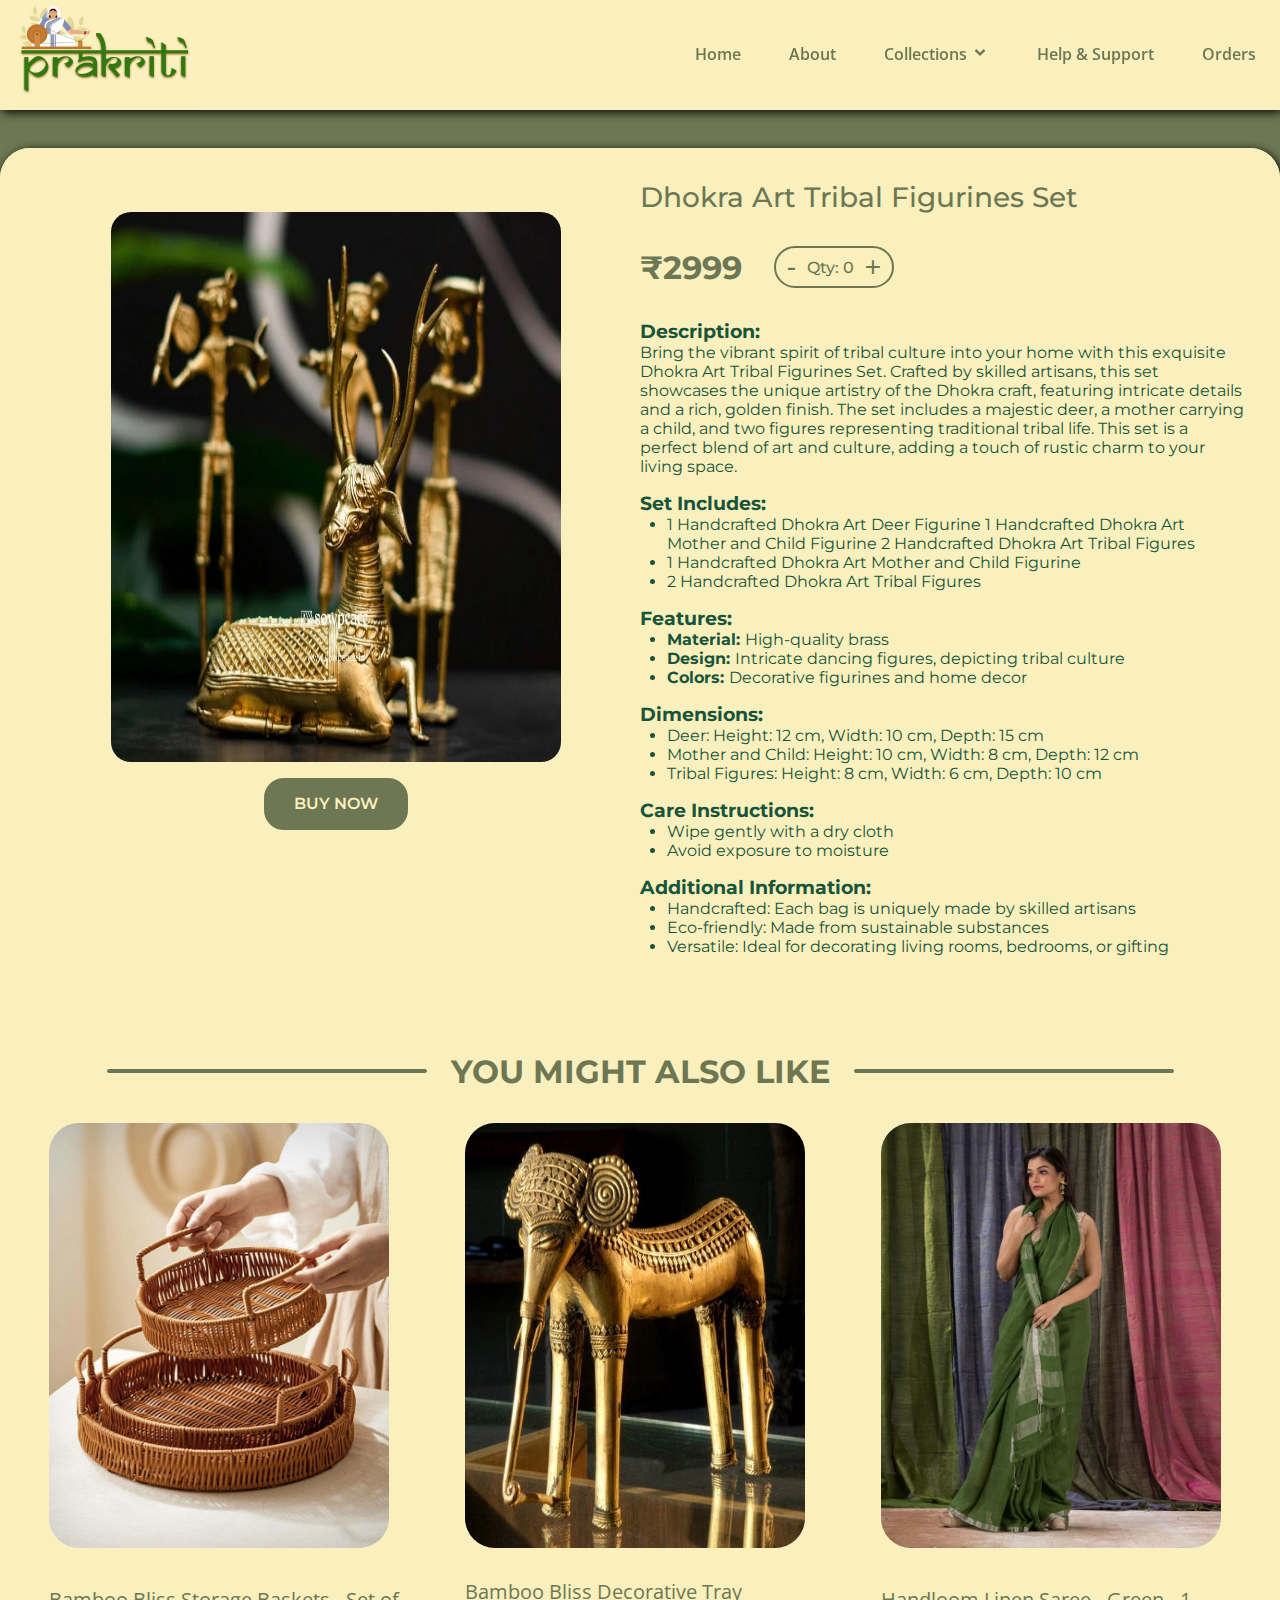
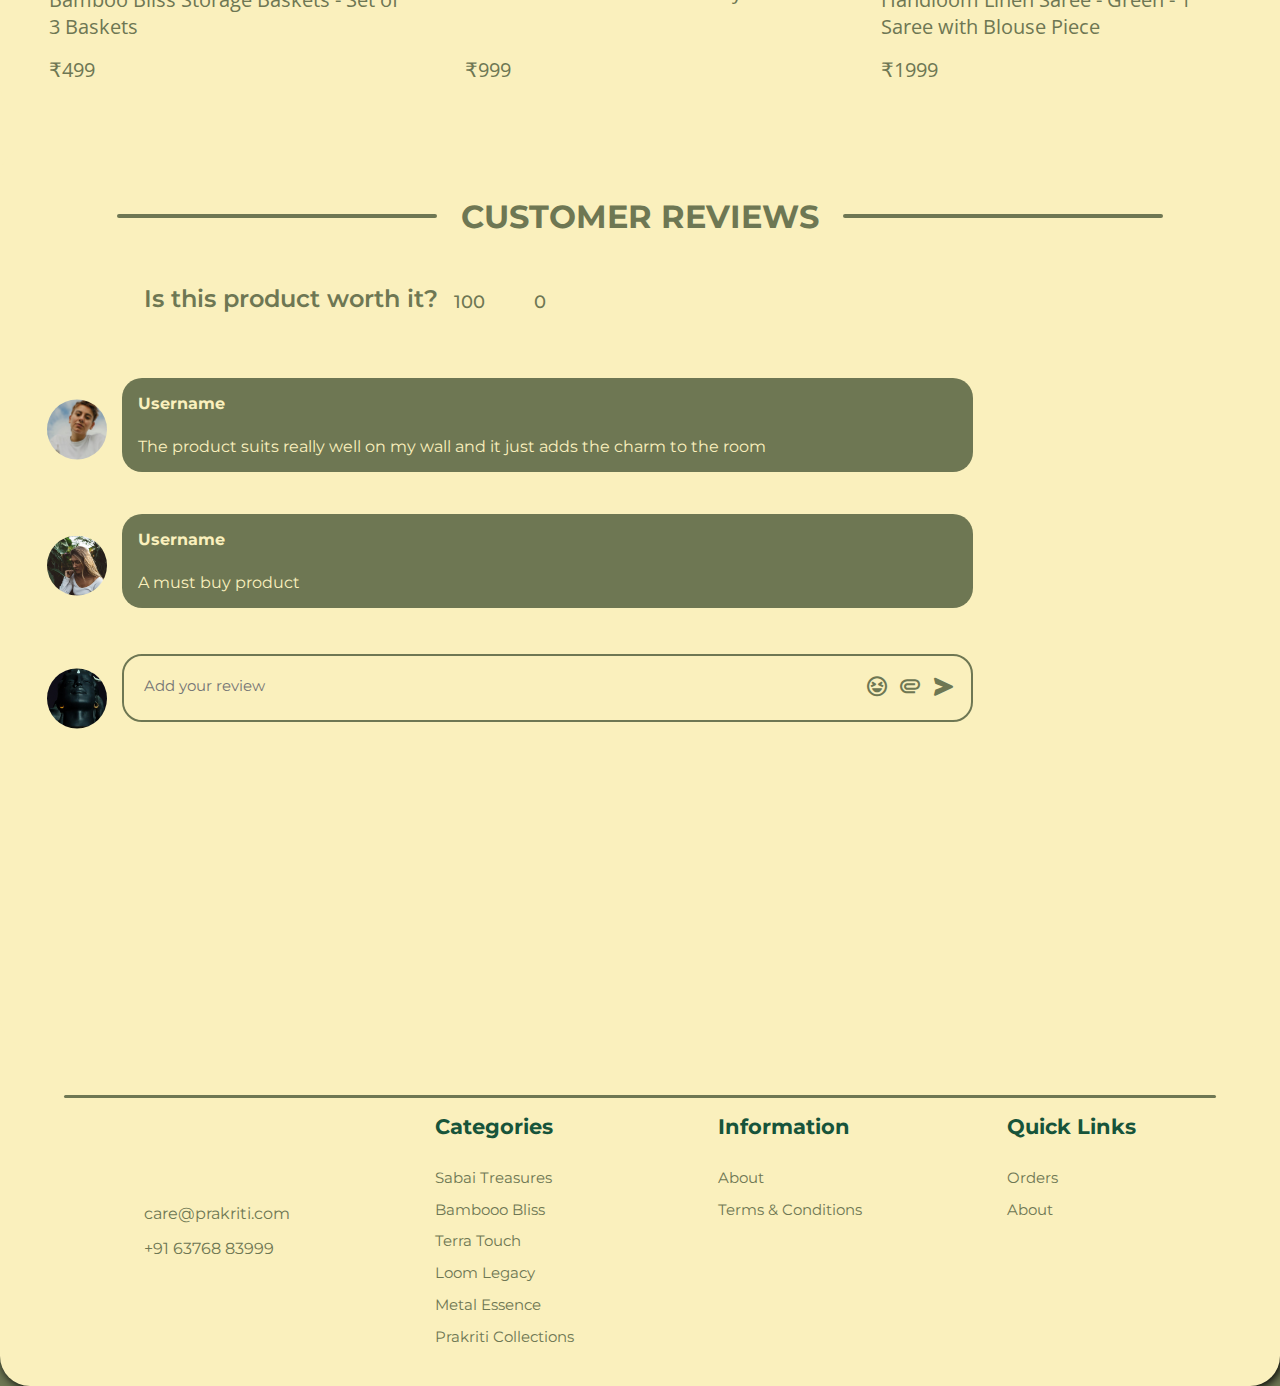
<file: index.html>
<!DOCTYPE html>
<html lang="en">

<head>
    <meta charset="UTF-8">
    <meta name="viewport" content="width=device-width, initial-scale=1.0">
    <link href='https://unpkg.com/boxicons@2.1.4/css/boxicons.min.css' rel='stylesheet'>
    <link rel="stylesheet" href="https://cdnjs.cloudflare.com/ajax/libs/font-awesome/6.6.0/css/all.min.css"
        integrity="sha512-Kc323vGBEqzTmouAECnVceyQqyqdsSiqLQISBL29aUW4U/M7pSPA/gEUZQqv1cwx4OnYxTxve5UMg5GT6L4JJg=="
        crossorigin="anonymous" referrerpolicy="no-referrer" />
    <link rel="stylesheet" href="styles.css">
    <title>Prakriti</title>
</head>

<body>
    <div class="navBar">
        <img src="prakriti-logo-img.png" class="prakriti-logo">




        <div id="menuToggle">
            <input type="checkbox" />

            <div id="menuOverlay"></div>

            <span></span>
            <span></span>
            <span></span>


            <ul id="menu">
                <a href="https://suryadash0967.github.io/prakriti-home/">
                    <li>Home</li>
                </a>
                <a href="https://suryadash0967.github.io/prakriti-about/">
                    <li>About</li>
                </a>
                <div class="collections-sidebar-menu">

                    <label for="touch">
                        <li>Collections<i class='bx bxs-chevron-down'></i></li>
                    </label>


                    <nav>

                        <input type="checkbox" id="touch">

                        <ul class="slide">
                            <a class="collections-redirect" href="">
                                <li>
                                    <img src="sabai-treasures.png" class="collections-img">
                                    <div>Sabai Treasures</div>
                                </li>
                            </a>
                            <a class="collections-redirect" href="">
                                <li>
                                    <img src="bamboo-bliss.png" class="collections-img">
                                    <div>Bamboo Bliss</div>
                                </li>
                            </a>
                            <a class="collections-redirect" href="">
                                <li>
                                    <img src="terra-touch.png" class="collections-img">
                                    <div>Terra Touch</div>
                                </li>
                            </a>
                            <a class="collections-redirect" href="">
                                <li>
                                    <img src="loom-legacy.png" class="collections-img">
                                    <div>Loom Legacy</div>
                                </li>
                            </a>
                            <a class="collections-redirect" href="">
                                <li>
                                    <img src="metal-essence.png" class="collections-img">
                                    <div>Metal Essence</div>
                                </li>
                            </a>
                            <a class="collections-redirect" href="https://suryadash0967.github.io/prakriti-collections-page/">
                                <li>
                                    <img src="prakriti-collections.jpeg" class="collections-img">
                                    <div>Prakriti Collection</div>
                                </li>
                            </a>
                        </ul>

                    </nav>







                </div>
                

                <a href="https://suryadash0967.github.io/prakriti-help-support/">
                    <li>Help & Support</li>
                </a>
                <a href="https://suryadash0967.github.io/prakriti-orders/">
                    <li>Orders <i class="fa-solid fa-bag-shopping"></i></li>
                </a>
            </ul>
        </div>






        <div class="navbar-navigations">
            <div class="options home"><a href="https://suryadash0967.github.io/prakriti-home/">Home</a></div>
            <div class="options about"><a href="">About</a></div>
            <div class="options collections">



                <span>Collections</span>
                <i class='bx bxs-chevron-down'></i>
                <div class="dots" onclick="this.classList.toggle('active');">
                    <div class="shadow cut"></div>
                    <div class="container cut">
                        <div class="drop cut2"></div>
                    </div>
                    <div class="list">
                        <ul>
                            <a class="collections-redirect" href="">
                                <li>
                                    <img src="sabai-treasures.png" class="collections-img">
                                    Sabai Treasures
                                </li>
                            </a>
                            <a class="collections-redirect" href="">
                                <li>
                                    <img src="bamboo-bliss.png" class="collections-img">
                                    Bamboo Bliss
                                </li>
                            </a>
                            <a class="collections-redirect" href="">
                                <li>
                                    <img src="terra-touch.png" class="collections-img">
                                    Terra Touch
                                </li>
                            </a>
                            <a class="collections-redirect" href="">
                                <li>
                                    <img src="loom-legacy.png" class="collections-img">
                                    Loom Legacy
                                </li>
                            </a>
                            <a class="collections-redirect" href="">
                                <li>
                                    <img src="metal-essence.png" class="collections-img">
                                    Metal Essence
                                </li>
                            </a>
                            <a class="collections-redirect" href="https://suryadash0967.github.io/prakriti-collections-page/">
                                <li>
                                    <img src="prakriti-collections.jpeg" class="collections-img">
                                    Prakriti Collection
                                </li>
                            </a>

                        </ul>
                    </div>
                </div>
                <div class="cursor" onclick="document.querySelector('.dots').classList.toggle('active');"></div>






            </div>
            
            <div class="options wishlist"><a href="https://suryadash0967.github.io/prakriti-help-support/">Help & Support</a></div>
            <div class="options orders"><a href="https://suryadash0967.github.io/prakriti-orders/">Orders</a></div>
        </div>
    </div>

    <div class="gap"></div>
    <div class="page">

        <div class="product-wrapper">
            <div class="product-img">
                <div class="image-icon">
                    <img src="img2.jpg">
                    <button id="heart-button-toggle" onclick="changeHeart()">
                        <i class='fa-regular fa-heart'></i>
                    </button>
                </div>
                <button class="buy-now-btn">BUY NOW <i class="fa-solid fa-cart-shopping"></i></button>
            </div>


            <div class="product-description">
                <h2>Dhokra Art Tribal Figurines Set

                </h2>
                <div class="description-begin">
                    <div class="price-quantity">
                        <h1>₹2999</h1>
                        <div class="counter">
                            <button id="decrease">-</button>
                            <span id="quantity">Qty: 0</span>
                            <button id="increase">+</button>
                        </div>
                    </div>
                </div>
                <div class="product-details">
                    <div class="description">
                        <h3>Description:</h3>
                        <p>Bring the vibrant spirit of tribal culture into your home with this exquisite Dhokra Art
                            Tribal Figurines Set. Crafted by skilled artisans, this set showcases the unique artistry of
                            the Dhokra craft, featuring intricate details and a rich, golden finish. The set includes a
                            majestic deer, a mother carrying a child, and two figures representing traditional tribal
                            life. This set is a perfect blend of art and culture, adding a touch of rustic charm to your
                            living space.

                        </p>
                    </div>
                    <div class="set-includes">
                        <h3>Set Includes:</h3>
                        <p>
                        <ul>
                            <li>1 Handcrafted Dhokra Art Deer Figurine
                                1 Handcrafted Dhokra Art Mother and Child Figurine
                                2 Handcrafted Dhokra Art Tribal Figures

                            </li>
                            <li>1 Handcrafted Dhokra Art Mother and Child Figurine

                            </li>
                            <li>
                                2 Handcrafted Dhokra Art Tribal Figures

                            </li>
                        </ul>
                        </p>
                    </div>
                    <div class="features">
                        <h3>Features:</h3>
                        <p>
                        <ul>
                            <li><b>Material: </b>High-quality brass
                            </li>
                            <li><b>Design: </b>Intricate dancing figures, depicting tribal culture
                            </li>
                            <li><b>Colors: </b>Decorative figurines and home decor
                            </li>
                        </ul>
                        </p>
                    </div>
                    <div class="dimensions">
                        <h3>Dimensions:</h3>
                        <p>
                        <ul>
                            <li>Deer: Height: 12 cm, Width: 10 cm, Depth: 15 cm

                            </li>
                            <li>Mother and Child: Height: 10 cm, Width: 8 cm, Depth: 12 cm

                            </li>
                            <li>Tribal Figures: Height: 8 cm, Width: 6 cm, Depth: 10 cm

                            </li>
                        </ul>
                        </p>
                    </div>
                    <div class="instructions">
                        <h3>Care Instructions:</h3>
                        <p>
                        <ul>
                            <li>Wipe gently with a dry cloth</li>
                            <li>Avoid exposure to moisture</li>
                        </ul>
                        </p>
                    </div>
                    <div class="additional">
                        <h3>Additional Information:</h3>
                        <p>
                        <ul>
                            <li>Handcrafted: Each bag is uniquely made by skilled artisans</li>
                            <li>Eco-friendly: Made from sustainable substances</li>
                            <li>Versatile: Ideal for decorating living rooms, bedrooms, or gifting</li>
                        </ul>
                        </p>
                    </div>
                </div>
            </div>
        </div>
        <div class="you-might-also-like-wrapper">
            <div class="you-might-also-like-head">
                <div class="ymal-line1"></div>
                <div>
                    <h1>YOU MIGHT ALSO LIKE</h1>
                </div>
                <div class="ymal-line2"></div>
            </div>
            <div class="products">
                <figure>
                    <img src="storage-baskets.jpg" class="figcaption-img">
                    <figcaption>
                        <p class="description"><a style="text-decoration: none; color: #6E7753;" href="https://suryadash0967.github.io/terra-touch-storage-jars/">
                                Bamboo Bliss Storage Baskets - Set of 3 Baskets
                            </a>
                        </p>
                        <p class="price">
                            ₹499
                        </p>
                    </figcaption>
                </figure>
                <figure>
                    <img src="img8.jpg" class="figcaption-img">
                    <figcaption>
                        <p class="description"><a style="text-decoration: none; color: #6E7753;" href="https://suryadash0967.github.io/bamboo-bliss-decorative-tray/">
                                Bamboo Bliss Decorative Tray
                            </a>
                        </p>
                        <br>
                        <p class="price">
                            ₹999
                        </p>
                    </figcaption>
                </figure>
                <figure>
                    <img src="linen-saree.png" class="figcaption-img">
                    <figcaption>
                        <p class="description"><a style="text-decoration: none; color: #6E7753;" href="https://suryadash0967.github.io/prakriti-collections-green-linen-saree/">
                                Handloom Linen Saree - Green - 1 Saree with Blouse Piece
                            </a>
                        </p>
                        <p class="price">
                            ₹1999
                        </p>
                    </figcaption>
                </figure>
                <!-- <figure>
                <img src="img3.png" class="figcaption-img">
                <figcaption>
                    <p class="description">
                        Handloom Linen Saree - Green - 1 Saree with Blouse Piece
                    </p>
                    <p class="price">
                        ₹1,999
                    </p>
                </figcaption>
            </figure>
            <figure>
                <img src="img3.png" class="figcaption-img">
                <figcaption>
                    <p class="description">
                        Sabai Grass Hanging Plant Holder
                    </p>
                    <p class="price">
                        ₹699
                    </p>
                </figcaption>
            </figure> -->

            </div>

        </div>

        <div class="customer-reviews-wrapper">
            <div class="customer-reviews-head">
                <div class="cr-line1"></div>
                <div>
                    <h1>CUSTOMER REVIEWS</h1>
                </div>
                <div class="cr-line2"></div>
            </div>
            <div class="feedback">
                <h2>Is this product worth it?</h2>
                <span class="thumbs-up">
                    <i id="thumbs-up-icon" class="fa-regular fa-thumbs-up"></i>
                    <span id="thumbs-up-count" class="count">100</span>
                </span>
                <span class="thumbs-down">
                    <i id="thumbs-down-icon" class="fa-regular fa-thumbs-down"></i>
                    <span id="thumbs-down-count" class="count">0</span>
                </span>
            </div>
            <div class="review-container">
                <div id="posts">
                    <div class="post">
                        <img src="person1.jpeg">
                        <div class="review">
                            <div class="username"><b>Username</b></div>
                            <div class="review-text">
                                The product suits really well on my wall and it just adds the charm to the room
                            </div>
                        </div>
                    </div>
                    <div class="post">
                        <img src="person2.jpeg">
                        <div class="review">
                            <div class="username"><b>Username</b></div>
                            <div class="review-text">
                                A must buy product
                            </div>
                        </div>
                    </div>

                </div>
            </div>

            <div class="textarea">
                <img src="person3.jpeg">
                <div class="post-button" onkeypress="">
                    <textarea id="newReview" onkeypress="handleKeyPress(event)"
                        placeholder="Add your review"></textarea>
                    <div class="textarea-controls">
                        <i class='bx bx-laugh'></i>
                        <i class='bx bx-paperclip'></i>
                        <i class='bx bxs-send' onclick="postReview()"></i>
                    </div>
                </div>
            </div>
        </div>

        <div class="line-before-footer"></div>

        <div class="footer-wrapper">
            <div class="footer-contact">
                <div class="email">
                    <i class='fa-solid fa-envelope'></i>
                    <span>care@prakriti.com</span>
                </div>
                <div class="phone-number">
                    <i class='fa-solid fa-phone'></i>
                    +91 63768 83999
                </div>
            </div>
            <div class="footer-categories-wrapper footer-head">
                <h3>Categories</h3>
                <div style="height: 0.2rem;"></div>
                <div class="categories"><a href="">Sabai Treasures</a></div>
                <div class="categories"><a href="">Bambooo Bliss</a></div>
                <div class="categories"><a href="">Terra Touch</a></div>
                <div class="categories"><a href="">Loom Legacy</a></div>
                <div class="categories"><a href="">Metal Essence</a></div>
                <div class="categories"><a href="https://suryadash0967.github.io/prakriti-collections-page/">Prakriti Collections</a></div>
            </div>
            <div class="footer-information-wrapper footer-head">
                <h3>Information</h3>
                <div style="height: 0.2rem;"></div>
                <div class="information"><a href="">About</a></div>
                
                <div class="information"><a href="#">Terms & Conditions</a></div>
            </div>
            <div class="footer-quick-links-wrapper footer-head">
                <h3>Quick Links</h3>
                <div style="height: 0.2rem;"></div>
                <div class="quick-links"><a href="https://suryadash0967.github.io/prakriti-orders/">Orders</a></div>
                <div class="quick-links"><a href="">About</a></div>
            </div>
        </div>
    </div>


























    <script>


        let thumbsUpCount = 100;
        let thumbsDownCount = 0;
        let thumbsUpClicked = false;
        let thumbsDownClicked = false;

        document.getElementById('thumbs-up-icon').addEventListener('click', () => {
            if (!thumbsUpClicked) {
                thumbsUpCount++;
                thumbsUpClicked = true;
                document.getElementById('thumbs-up-icon').className = 'fa-solid fa-thumbs-up';
                document.getElementById('thumbs-up-count').textContent = thumbsUpCount;

                if (thumbsDownClicked) {
                    thumbsDownCount--;
                    thumbsDownClicked = false;
                    document.getElementById('thumbs-down-icon').className = 'fa-regular fa-thumbs-down';
                    document.getElementById('thumbs-down-count').textContent = thumbsDownCount;
                }
            }
            else {
                thumbsUpCount--;
                thumbsUpClicked = false;
                document.getElementById('thumbs-up-icon').className = 'fa-regular fa-thumbs-up';
                document.getElementById('thumbs-up-count').textContent = thumbsUpCount;
            }

        });

        document.getElementById('thumbs-down-icon').addEventListener('click', () => {
            if (!thumbsDownClicked) {
                thumbsDownCount++;
                thumbsDownClicked = true;
                document.getElementById('thumbs-down-icon').className = 'fa-solid fa-thumbs-down';
                document.getElementById('thumbs-down-count').textContent = thumbsDownCount;

                if (thumbsUpClicked) {
                    thumbsUpCount--;
                    thumbsUpClicked = false;
                    document.getElementById('thumbs-up-icon').className = 'fa-regular fa-thumbs-up';
                    document.getElementById('thumbs-up-count').textContent = thumbsUpCount;
                }
            }
            else {
                thumbsDownCount--;
                thumbsDownClicked = false;
                document.getElementById('thumbs-down-icon').className = 'fa-regular fa-thumbs-down';
                document.getElementById('thumbs-down-count').textContent = thumbsDownCount;
            }
        });


        function myFunction(x) {
            bigNavBar = document.querySelector(".navbar-navigations");

            if (x.matches) {
                bigNavBar.remove();
            }
        }

        var x = window.matchMedia("(max-width: 880px)")

        myFunction(x);

        x.addEventListener("change", function () {
            myFunction(x);
        });



        function loadMore() {
            var caughtUpMessage = document.querySelector(".load-more-message");
            caughtUpMessage.style.display = 'block';
            caughtUpMessage.style.position = 'fixed';
            caughtUpMessage.style.left = '50%';
            caughtUpMessage.style.top = '10%';
            caughtUpMessage.style.transform = 'translate(-50%, -50%)';

            setTimeout(function () {
                caughtUpMessage.style.display = 'none';
            }, 5000);

        }

        const decreaseButton = document.getElementById('decrease');
        const increaseButton = document.getElementById('increase');
        const quantitySpan = document.getElementById('quantity');
        let quantity = 0;

        decreaseButton.addEventListener('click', () => {
            if (quantity > 0) {
                quantity--;
                quantitySpan.textContent = `Qty: ${quantity}`;
            }
        });

        increaseButton.addEventListener('click', () => {
            quantity++;
            quantitySpan.textContent = `Qty: ${quantity}`;
        });


        function changeHeart() {
            let heartButton = document.getElementById("heart-button-toggle");
            heartButton.innerHTML = heartButton.innerHTML.includes("fa-regular") ?
                "<i class='fa-solid fa-heart' style='color: #fff;'></i>" :
                "<i class='fa-regular fa-heart'></i>";
        }



        function postReview() {
            var newReviewText = document.getElementById('newReview').value.trim();
            if (newReviewText !== "") {
                var newReviewDiv = document.createElement('div');
                var newReviewDiv2 = document.createElement('div');
                var newReviewDiv3 = document.createElement('div');
                var newReviewDiv4 = document.createElement('div');
                var newReviewImg = document.createElement('img');

                newReviewDiv3.innerHTML = "<b>Username</b>";
                newReviewImg.src = "person3.jpeg";

                newReviewDiv4.textContent = newReviewText;
                newReviewDiv.classList.add('review');
                newReviewDiv2.classList.add('post');
                newReviewDiv3.classList.add('username');
                newReviewDiv4.classList.add('review-text');

                newReviewDiv.appendChild(newReviewDiv3);
                newReviewDiv.appendChild(newReviewDiv4);
                newReviewDiv2.appendChild(newReviewImg);
                newReviewDiv2.appendChild(newReviewDiv);

                document.getElementById('posts').appendChild(newReviewDiv2);
                document.getElementById('newReview').value = "";
            }
        }

        function handleKeyPress(event) {
            if (event.key === 'Enter') {
                event.preventDefault(); // Prevent the default action of the Enter key (which is to create a new line)
                postReview();
            }
        }
    </script>

</body>

</html>
</file>
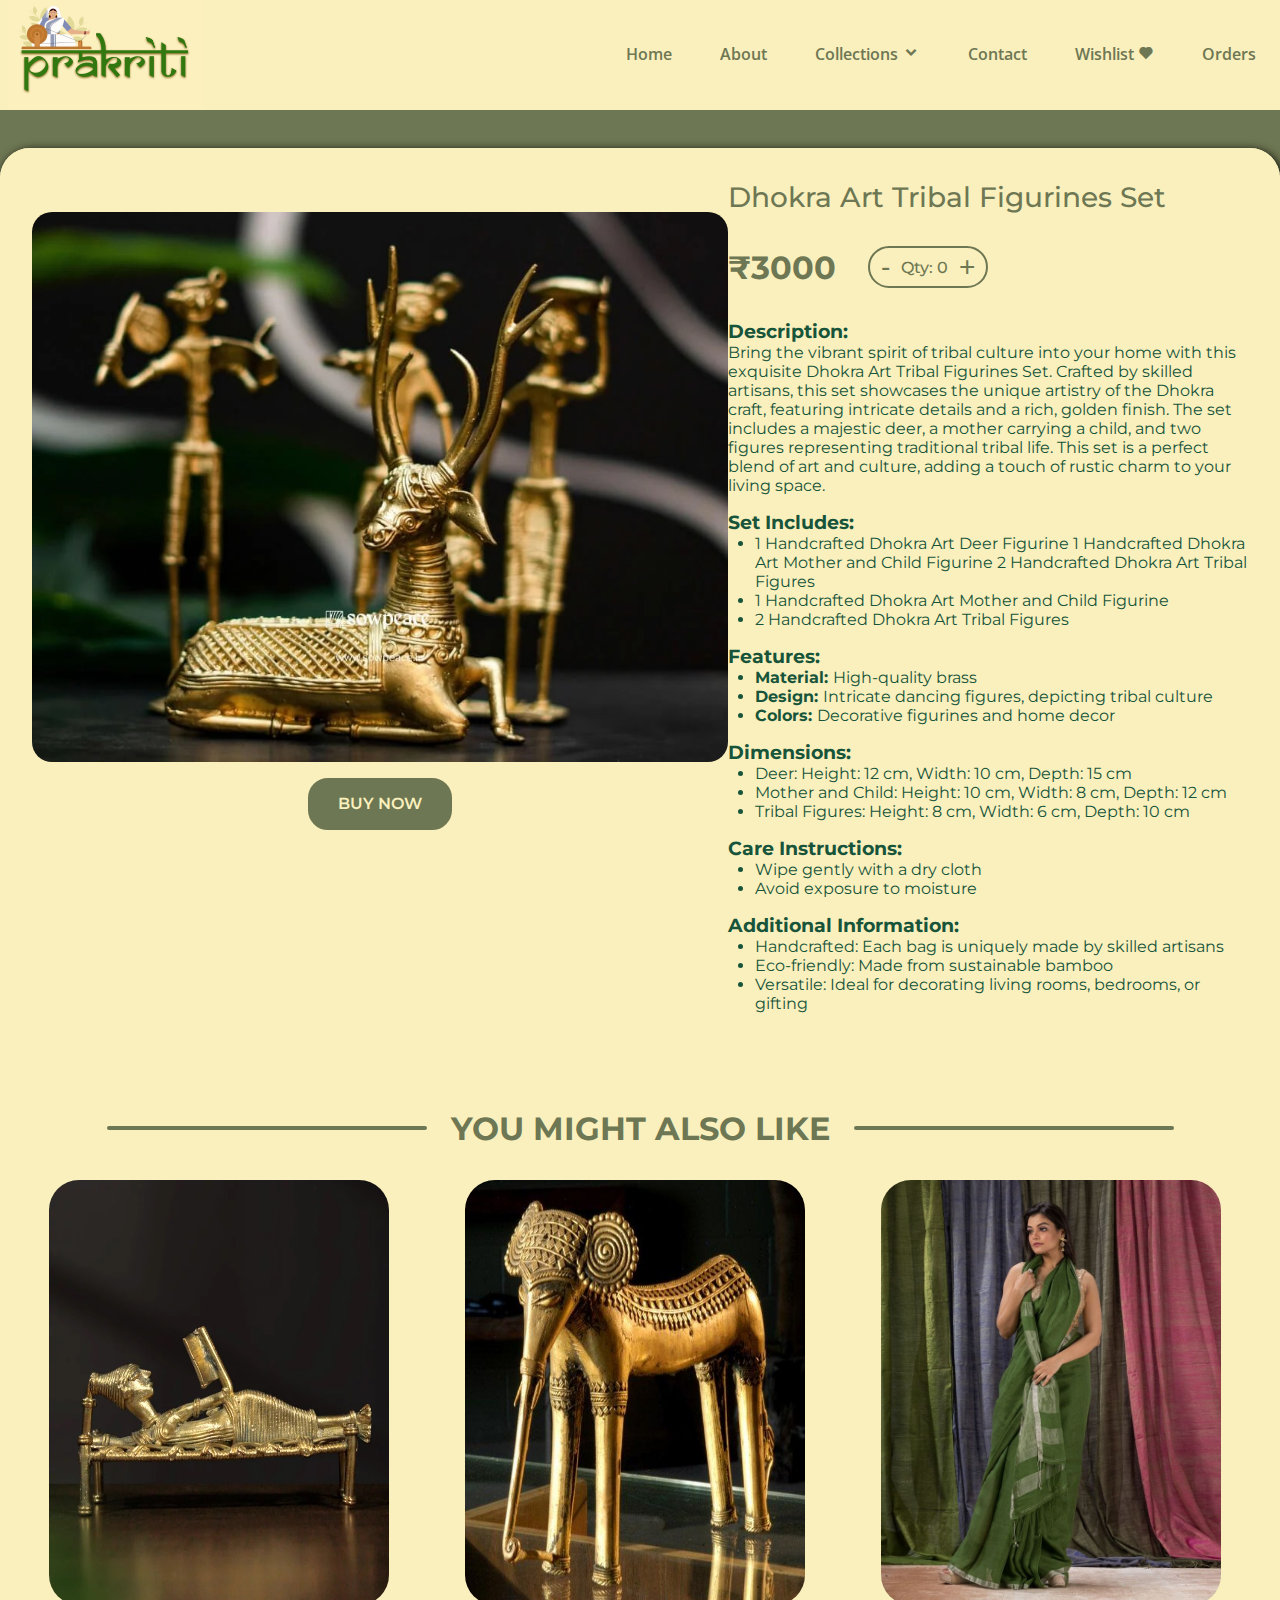
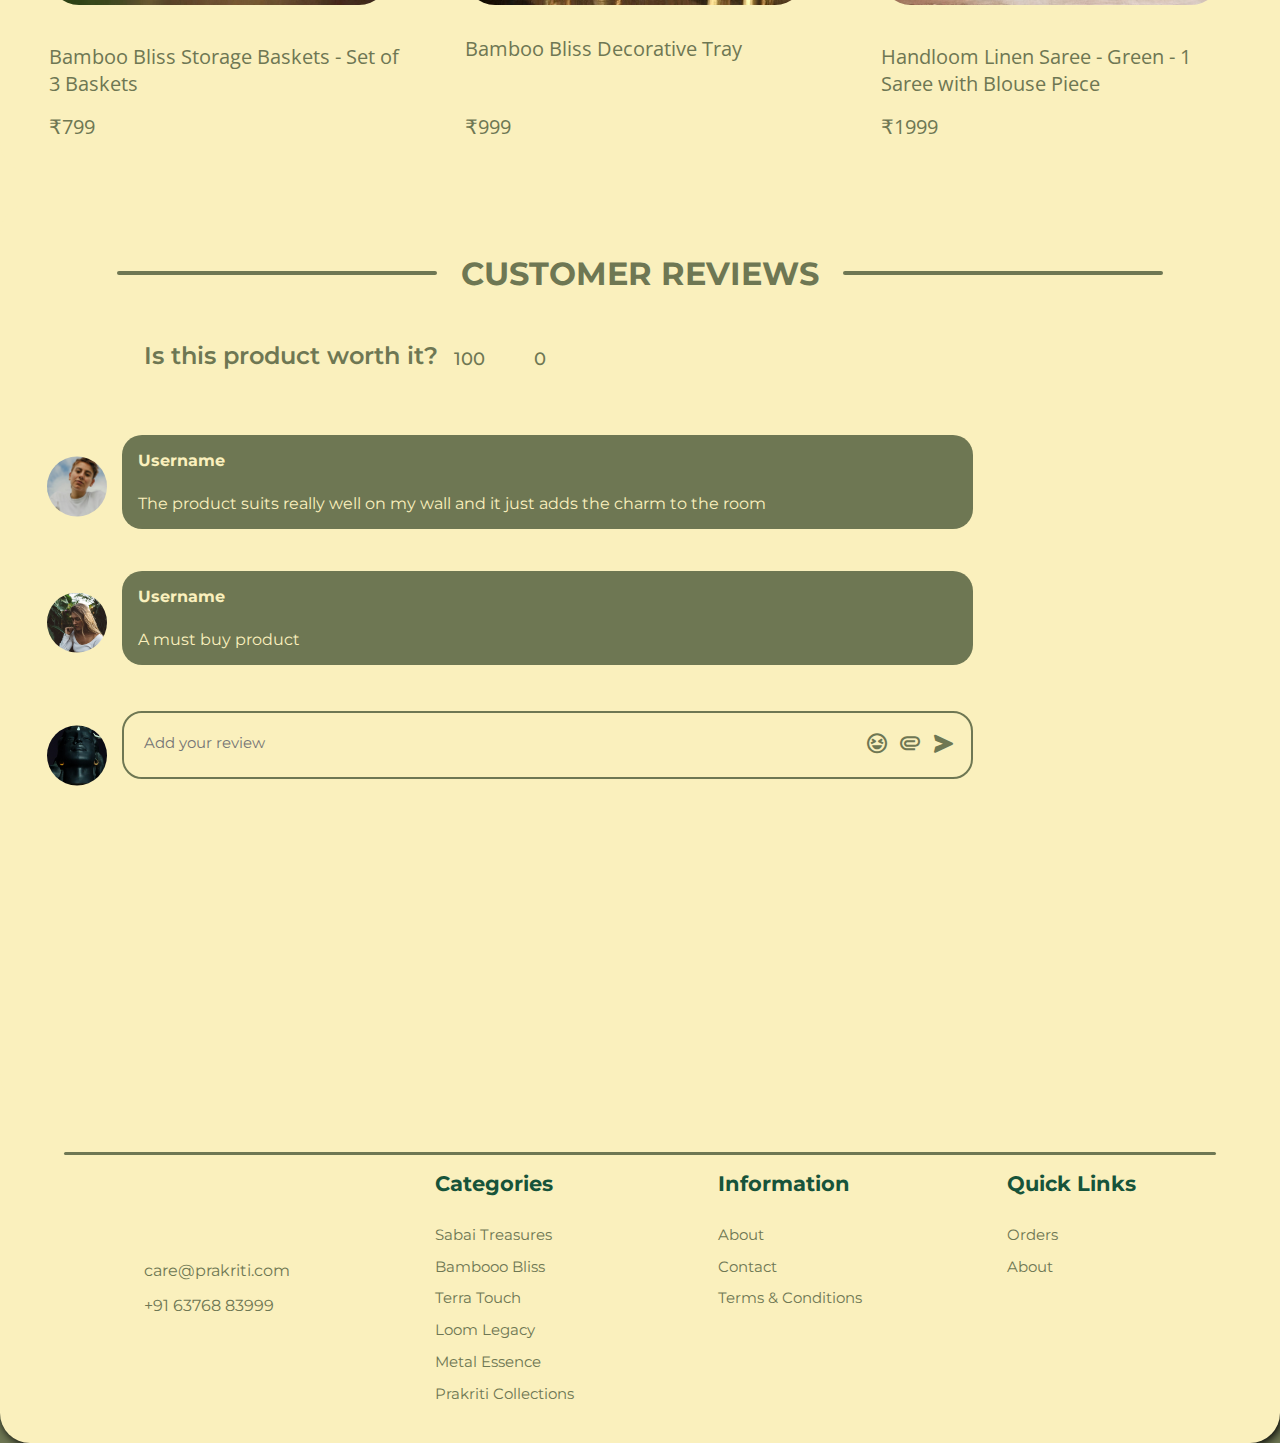
<file: tribal-figurines-set.html>
<!DOCTYPE html>
<html lang="en">

<head>
    <meta charset="UTF-8">
    <meta name="viewport" content="width=device-width, initial-scale=1.0">
    <link href='https://unpkg.com/boxicons@2.1.4/css/boxicons.min.css' rel='stylesheet'>
    <link rel="stylesheet" href="https://cdnjs.cloudflare.com/ajax/libs/font-awesome/6.6.0/css/all.min.css"
        integrity="sha512-Kc323vGBEqzTmouAECnVceyQqyqdsSiqLQISBL29aUW4U/M7pSPA/gEUZQqv1cwx4OnYxTxve5UMg5GT6L4JJg=="
        crossorigin="anonymous" referrerpolicy="no-referrer" />
    <link rel="stylesheet" href="tribal-figurines-set.css">
    <title>Prakriti</title>
</head>

<body>
    <div class="navBar">
        <img src="prakriti-logo-img.png" class="prakriti-logo">




        <div id="menuToggle">
            <input type="checkbox" />

            <div id="menuOverlay"></div>

            <span></span>
            <span></span>
            <span></span>


            <ul id="menu">
                <a href="#">
                    <li>Home</li>
                </a>
                <a href="#">
                    <li>About</li>
                </a>
                <div class="collections-sidebar-menu">

                    <label for="touch">
                        <li>Collections<i class='bx bxs-chevron-down'></i></li>
                    </label>


                    <nav>

                        <input type="checkbox" id="touch">

                        <ul class="slide">
                            <a class="collections-redirect" href="#">
                                <li>
                                    <img src="sabai-treasures.png" class="collections-img">
                                    <div>Sabai Treasures</div>
                                </li>
                            </a>
                            <a class="collections-redirect" href="#">
                                <li>
                                    <img src="bamboo-bliss.png" class="collections-img">
                                    <div>Bamboo Bliss</div>
                                </li>
                            </a>
                            <a class="collections-redirect" href="#">
                                <li>
                                    <img src="terra-touch.png" class="collections-img">
                                    <div>Terra Touch</div>
                                </li>
                            </a>
                            <a class="collections-redirect" href="#">
                                <li>
                                    <img src="loom-legacy.png" class="collections-img">
                                    <div>Loom Legacy</div>
                                </li>
                            </a>
                            <a class="collections-redirect" href="#">
                                <li>
                                    <img src="metal-essence.png" class="collections-img">
                                    <div>Metal Essence</div>
                                </li>
                            </a>
                            <a class="collections-redirect" href="#">
                                <li>
                                    <img src="prakriti-collections.jpeg" class="collections-img">
                                    <div>Prakriti Collection</div>
                                </li>
                            </a>
                        </ul>

                    </nav>







                </div>
                <a href="#">
                    <li>Wishlist <i class='bx bxs-heart'></i></li>
                </a>
                <a href="#">
                    <li>Orders <i class="fa-solid fa-bag-shopping"></i></li>
                </a>
            </ul>
        </div>






        <div class="navbar-navigations">
            <div class="options home"><a href="#">Home</a></div>
            <div class="options about"><a href="#">About</a></div>
            <div class="options collections">



                <span>Collections</span>
                <i class='bx bxs-chevron-down'></i>
                <div class="dots" onclick="this.classList.toggle('active');">
                    <div class="shadow cut"></div>
                    <div class="container cut">
                        <div class="drop cut2"></div>
                    </div>
                    <div class="list">
                        <ul>
                            <a class="collections-redirect" href="#">
                                <li>
                                    <img src="sabai-treasures.png" class="collections-img">
                                    Sabai Treasures
                                </li>
                            </a>
                            <a class="collections-redirect" href="#">
                                <li>
                                    <img src="bamboo-bliss.png" class="collections-img">
                                    Bamboo Bliss
                                </li>
                            </a>
                            <a class="collections-redirect" href="#">
                                <li>
                                    <img src="terra-touch.png" class="collections-img">
                                    Terra Touch
                                </li>
                            </a>
                            <a class="collections-redirect" href="#">
                                <li>
                                    <img src="loom-legacy.png" class="collections-img">
                                    Loom Legacy
                                </li>
                            </a>
                            <a class="collections-redirect" href="#">
                                <li>
                                    <img src="metal-essence.png" class="collections-img">
                                    Metal Essence
                                </li>
                            </a>
                            <a class="collections-redirect" href="#">
                                <li>
                                    <img src="prakriti-collections.jpeg" class="collections-img">
                                    Prakriti Collection
                                </li>
                            </a>

                        </ul>
                    </div>
                </div>
                <div class="cursor" onclick="document.querySelector('.dots').classList.toggle('active');"></div>






            </div>
            <div class="options contact"><a href="#">Contact</a></div>
            <div class="options wishlist"><a href="#">Wishlist <i class='bx bxs-heart'></i></a></div>
            <div class="options orders"><a href="#">Orders</a></div>
        </div>
    </div>

    <div class="gap"></div>
    <div class="page">

        <div class="product-wrapper">
            <div class="product-img">
                <div class="image-icon">
                    <img src="img2.jpg">
                    <button id="heart-button-toggle" onclick="changeHeart()">
                        <i class='fa-regular fa-heart'></i>
                    </button>
                </div>
                <button class="buy-now-btn">BUY NOW <i class="fa-solid fa-cart-shopping"></i></button>
            </div>


            <div class="product-description">
                <h2>Dhokra Art Tribal Figurines Set

                </h2>
                <div class="description-begin">
                    <div class="price-quantity">
                        <h1>₹3000</h1>
                        <div class="counter">
                            <button id="decrease">-</button>
                            <span id="quantity">Qty: 0</span>
                            <button id="increase">+</button>
                        </div>
                    </div>
                </div>
                <div class="product-details">
                    <div class="description">
                        <h3>Description:</h3>
                        <p>Bring the vibrant spirit of tribal culture into your home with this exquisite Dhokra Art Tribal Figurines Set. Crafted by skilled artisans, this set showcases the unique artistry of the Dhokra craft, featuring intricate details and a rich, golden finish. The set includes a majestic deer, a mother carrying a child, and two figures representing traditional tribal life. This set is a perfect blend of art and culture, adding a touch of rustic charm to your living space.

                        </p>
                    </div>
                    <div class="set-includes">
                        <h3>Set Includes:</h3>
                        <p>
                        <ul>
                            <li>1 Handcrafted Dhokra Art Deer Figurine
                                1 Handcrafted Dhokra Art Mother and Child Figurine
                                2 Handcrafted Dhokra Art Tribal Figures
                                
                            </li>
                            <li>1 Handcrafted Dhokra Art Mother and Child Figurine
                                
                            </li>
                            <li>
                                2 Handcrafted Dhokra Art Tribal Figures
                                
                            </li>
                        </ul>
                        </p>
                    </div>
                    <div class="features">
                        <h3>Features:</h3>
                        <p>
                        <ul>
                            <li><b>Material: </b>High-quality brass
                            </li>
                            <li><b>Design: </b>Intricate dancing figures, depicting tribal culture
                            </li>
                            <li><b>Colors: </b>Decorative figurines  and home decor
                            </li>
                        </ul>
                        </p>
                    </div>
                    <div class="dimensions">
                        <h3>Dimensions:</h3>
                        <p>
                        <ul>
                            <li>Deer: Height: 12 cm, Width: 10 cm, Depth: 15 cm

                            </li>
                            <li>Mother and Child: Height: 10 cm, Width: 8 cm, Depth: 12 cm

                            </li>
                            <li>Tribal Figures: Height: 8 cm, Width: 6 cm, Depth: 10 cm

                            </li>
                        </ul>
                        </p>
                    </div>
                    <div class="instructions">
                        <h3>Care Instructions:</h3>
                        <p>
                        <ul>
                            <li>Wipe gently with a dry cloth</li>
                            <li>Avoid exposure to moisture</li>
                        </ul>
                        </p>
                    </div>
                    <div class="additional">
                        <h3>Additional Information:</h3>
                        <p>
                        <ul>
                            <li>Handcrafted: Each bag is uniquely made by skilled artisans</li>
                            <li>Eco-friendly: Made from sustainable bamboo</li>
                            <li>Versatile: Ideal for decorating living rooms, bedrooms, or gifting</li>
                        </ul>
                        </p>
                    </div>
                </div>
            </div>
        </div>
        <div class="you-might-also-like-wrapper">
            <div class="you-might-also-like-head">
                <div class="ymal-line1"></div>
                <div>
                    <h1>YOU MIGHT ALSO LIKE</h1>
                </div>
                <div class="ymal-line2"></div>
            </div>
            <div class="products">
                <figure>
                    <img src="img4.jpg" class="figcaption-img">
                    <figcaption>
                        <p class="description">
                            Bamboo Bliss Storage Baskets - Set of 3 Baskets
                        </p>
                        <p class="price">
                            ₹799
                        </p>
                    </figcaption>
                </figure>
                <figure>
                    <img src="img8.jpg" class="figcaption-img">
                    <figcaption>
                        <p class="description">
                            Bamboo Bliss Decorative Tray
                        </p>
                        <br>
                        <p class="price">
                            ₹999
                        </p>
                    </figcaption>
                </figure>
                <figure>
                    <img src="linen-saree.png" class="figcaption-img">
                    <figcaption>
                        <p class="description">
                            Handloom Linen Saree - Green - 1 Saree with Blouse Piece
                        </p>
                        <p class="price">
                            ₹1999
                        </p>
                    </figcaption>
                </figure>
                <!-- <figure>
                <img src="img3.png" class="figcaption-img">
                <figcaption>
                    <p class="description">
                        Handloom Linen Saree - Green - 1 Saree with Blouse Piece
                    </p>
                    <p class="price">
                        ₹1,999
                    </p>
                </figcaption>
            </figure>
            <figure>
                <img src="img3.png" class="figcaption-img">
                <figcaption>
                    <p class="description">
                        Sabai Grass Hanging Plant Holder
                    </p>
                    <p class="price">
                        ₹699
                    </p>
                </figcaption>
            </figure> -->

            </div>

        </div>

        <div class="customer-reviews-wrapper">
            <div class="customer-reviews-head">
                <div class="cr-line1"></div>
                <div>
                    <h1>CUSTOMER REVIEWS</h1>
                </div>
                <div class="cr-line2"></div>
            </div>
            <div class="feedback">
                <h2>Is this product worth it?</h2>
                <span class="thumbs-up">
                    <i id="thumbs-up-icon" class="fa-regular fa-thumbs-up"></i>
                    <span id="thumbs-up-count" class="count">100</span>
                </span>
                <span class="thumbs-down">
                    <i id="thumbs-down-icon" class="fa-regular fa-thumbs-down"></i>
                    <span id="thumbs-down-count" class="count">0</span>
                </span>
            </div>
            <div class="review-container">
                <div id="posts">
                    <div class="post">
                        <img src="person1.jpeg">
                        <div class="review">
                            <div class="username"><b>Username</b></div>
                            <div class="review-text">
                                The product suits really well on my wall and it just adds the charm to the room
                            </div>
                        </div>
                    </div>
                    <div class="post">
                        <img src="person2.jpeg">
                        <div class="review">
                            <div class="username"><b>Username</b></div>
                            <div class="review-text">
                                A must buy product
                            </div>
                        </div>
                    </div>

                </div>
            </div>

            <div class="textarea">
                <img src="person3.jpeg">
                <div class="post-button" onkeypress="">
                    <textarea id="newReview" onkeypress="handleKeyPress(event)" placeholder="Add your review"></textarea>
                    <div class="textarea-controls">
                        <i class='bx bx-laugh'></i>
                        <i class='bx bx-paperclip'></i>
                        <i class='bx bxs-send' onclick="postReview()"></i>
                    </div>
                </div>
            </div>
        </div>

        <div class="line-before-footer"></div>

        <div class="footer-wrapper">
            <div class="footer-contact">
                <div class="email">
                    <i class='fa-solid fa-envelope'></i>
                    <span>care@prakriti.com</span>
                </div>
                <div class="phone-number">
                    <i class='fa-solid fa-phone'></i>
                    +91 63768 83999
                </div>
            </div>
            <div class="footer-categories-wrapper footer-head">
                <h3>Categories</h3>
                <div style="height: 0.2rem;"></div>
                <div class="categories"><a href="#">Sabai Treasures</a></div>
                <div class="categories"><a href="#">Bambooo Bliss</a></div>
                <div class="categories"><a href="#">Terra Touch</a></div>
                <div class="categories"><a href="#">Loom Legacy</a></div>
                <div class="categories"><a href="#">Metal Essence</a></div>
                <div class="categories"><a href="#">Prakriti Collections</a></div>
            </div>
            <div class="footer-information-wrapper footer-head">
                <h3>Information</h3>
                <div style="height: 0.2rem;"></div>
                <div class="information"><a href="#">About</a></div>
                <div class="information"><a href="#">Contact</a></div>
                <div class="information"><a href="#">Terms & Conditions</a></div>
            </div>
            <div class="footer-quick-links-wrapper footer-head">
                <h3>Quick Links</h3>
                <div style="height: 0.2rem;"></div>
                <div class="quick-links"><a href="#">Orders</a></div>
                <div class="quick-links"><a href="#">About</a></div>
            </div>
    </div>
    </div>


























    <script>


        let thumbsUpCount = 100;
        let thumbsDownCount = 0;
        let thumbsUpClicked = false;
        let thumbsDownClicked = false;

        document.getElementById('thumbs-up-icon').addEventListener('click', () => {
            if (!thumbsUpClicked) {
                thumbsUpCount++;
                thumbsUpClicked = true;
                document.getElementById('thumbs-up-icon').className = 'fa-solid fa-thumbs-up';
                document.getElementById('thumbs-up-count').textContent = thumbsUpCount;

                if (thumbsDownClicked) {
                    thumbsDownCount--;
                    thumbsDownClicked = false;
                    document.getElementById('thumbs-down-icon').className = 'fa-regular fa-thumbs-down';
                    document.getElementById('thumbs-down-count').textContent = thumbsDownCount;
                }
            }
            else {
                thumbsUpCount--;
                thumbsUpClicked = false;
                document.getElementById('thumbs-up-icon').className = 'fa-regular fa-thumbs-up';
                document.getElementById('thumbs-up-count').textContent = thumbsUpCount;
            }

        });

        document.getElementById('thumbs-down-icon').addEventListener('click', () => {
            if (!thumbsDownClicked) {
                thumbsDownCount++;
                thumbsDownClicked = true;
                document.getElementById('thumbs-down-icon').className = 'fa-solid fa-thumbs-down';
                document.getElementById('thumbs-down-count').textContent = thumbsDownCount;

                if (thumbsUpClicked) {
                    thumbsUpCount--;
                    thumbsUpClicked = false;
                    document.getElementById('thumbs-up-icon').className = 'fa-regular fa-thumbs-up';
                    document.getElementById('thumbs-up-count').textContent = thumbsUpCount;
                }
            }
            else {
                thumbsDownCount--;
                thumbsDownClicked = false;
                document.getElementById('thumbs-down-icon').className = 'fa-regular fa-thumbs-down';
                document.getElementById('thumbs-down-count').textContent = thumbsDownCount;
            }
        });


        function myFunction(x) {
            bigNavBar = document.querySelector(".navbar-navigations");

            if (x.matches) {
                bigNavBar.remove();
            }
        }

        var x = window.matchMedia("(max-width: 880px)")

        myFunction(x);

        x.addEventListener("change", function () {
            myFunction(x);
        });



        function loadMore() {
            var caughtUpMessage = document.querySelector(".load-more-message");
            caughtUpMessage.style.display = 'block';
            caughtUpMessage.style.position = 'fixed';
            caughtUpMessage.style.left = '50%';
            caughtUpMessage.style.top = '10%';
            caughtUpMessage.style.transform = 'translate(-50%, -50%)';

            setTimeout(function () {
                caughtUpMessage.style.display = 'none';
            }, 5000);

        }

        const decreaseButton = document.getElementById('decrease');
        const increaseButton = document.getElementById('increase');
        const quantitySpan = document.getElementById('quantity');
        let quantity = 0;

        decreaseButton.addEventListener('click', () => {
            if (quantity > 0) {
                quantity--;
                quantitySpan.textContent = `Qty: ${quantity}`;
            }
        });

        increaseButton.addEventListener('click', () => {
            quantity++;
            quantitySpan.textContent = `Qty: ${quantity}`;
        });


        function changeHeart() {
            let heartButton = document.getElementById("heart-button-toggle");
            heartButton.innerHTML = heartButton.innerHTML.includes("fa-regular") ?
                "<i class='fa-solid fa-heart' style='color: #fff;'></i>" :
                "<i class='fa-regular fa-heart'></i>";
        }



        function postReview() {
            var newReviewText = document.getElementById('newReview').value.trim();
            if (newReviewText !== "") {
                var newReviewDiv = document.createElement('div');
                var newReviewDiv2 = document.createElement('div');
                var newReviewDiv3 = document.createElement('div');
                var newReviewDiv4 = document.createElement('div');
                var newReviewImg = document.createElement('img');

                newReviewDiv3.innerHTML = "<b>Username</b>";
                newReviewImg.src = "person3.jpeg";

                newReviewDiv4.textContent = newReviewText;
                newReviewDiv.classList.add('review');
                newReviewDiv2.classList.add('post');
                newReviewDiv3.classList.add('username');
                newReviewDiv4.classList.add('review-text');

                newReviewDiv.appendChild(newReviewDiv3);
                newReviewDiv.appendChild(newReviewDiv4);
                newReviewDiv2.appendChild(newReviewImg);
                newReviewDiv2.appendChild(newReviewDiv);

                document.getElementById('posts').appendChild(newReviewDiv2);
                document.getElementById('newReview').value = "";
            }
        }

        function handleKeyPress(event) {
            if (event.key === 'Enter') {
                event.preventDefault(); // Prevent the default action of the Enter key (which is to create a new line)
                postReview();
            }
        }
    </script>

</body>

</html>
</file>
<file: styles.css>
@import url('https://fonts.googleapis.com/css2?family=Montserrat:ital,wght@0,100..900;1,100..900&family=Open+Sans:ital,wght@0,300..800;1,300..800&family=Poppins:ital,wght@0,100;0,200;0,300;0,400;0,500;0,600;0,700;0,800;0,900;1,100;1,200;1,300;1,400;1,500;1,600;1,700;1,800;1,900&display=swap');


* {
    margin: 0;
    padding: 0;
    box-sizing: border-box;
}

body {
    background-color: #6E7753;
    height: 100vh;
    width: 100%;
}

.navBar .prakriti-logo {
    margin-left: 0.5rem;
    width: 194px;
    height: 110px;
}

.navBar {    
    box-shadow: 2px 2px 10px #000;
    width: 100%;
    background-color: #FAF0BD;
    display: flex;
    justify-content: space-between;
    position: fixed;
    top: 0px;
    left: 0;
}

.navBar .navbar-navigations {
    display: block;
    margin: 1.5rem;
    display: flex;
    flex-direction: row;
    gap: 3rem;
}

.options {
    padding: 1.2rem 0;
    text-align: center;
    font-family: "Open Sans";
    font-size: 16px;
    font-style: normal;
    font-weight: 600;
    line-height: normal;
    color: #6E7753;
}

.options a {
    text-decoration: none;
    color: #6E7753;
}

.options .collections {
    display: flex;
}

.bxs-chevron-down {
    font-size: large;
    position: relative;
}

.dots {
    display: flex;
    position: relative;
    width: min-content;
}

.cut {
    clip-path: polygon(49.94543% 0%, 49.146605% 0.56499168%, 47.908524% 1.8619327%, 46.53612% 3.2937721%, 45.334324% 4.2634587%, 44.449473% 4.6785326%, 43.75% 4.8902239%, 43.123985% 4.967017%, 42.459505% 4.9773959%, 32.434877% 4.9773959%, 22.41025% 4.9773959%, 12.385622% 4.9773959%, 2.3609941% 4.9773959%, 1.7494639% 5.0755373%, 0.9648305% 5.3952797%, 0.28803037% 5.9746007%, 0% 6.8514776%, 0% 29.608196%, 0% 52.364914%, 0% 75.121632%, 0% 97.87835%, 0.17916238% 98.658483%, 0.67451585% 99.313006%, 1.4228599% 99.763343%, 2.3609941% 99.930917%, 25.989505% 99.930917%, 49.618015% 99.930917%, 73.246526% 99.930917%, 96.875036% 99.930917%, 97.979739% 99.839309%, 98.960507% 99.515581%, 99.662509% 98.886379%, 99.930917% 97.87835%, 99.930917% 75.233185%, 99.930917% 52.588019%, 99.930917% 29.942854%, 99.930917% 7.2976888%, 99.75287% 6.3432143%, 99.283323% 5.6113835%, 98.619164% 5.1426321%, 97.857283% 4.9773959%, 87.768866% 4.9773959%, 77.680448% 4.9773959%, 67.592031% 4.9773959%, 57.503614% 4.9773959%, 56.936197% 4.9640164%, 56.17412% 4.8766449%, 55.305914% 4.6444314%, 54.420113% 4.1965263%, 53.323874% 3.214925%, 51.989005% 1.8085795%, 50.75102% 0.54707587%);
}

.cut2 {
    clip-path: polygon(49.94543% 0%, 49.631999% 0.12564846%, 49.187804% 0.4688613%, 48.640661% 0.97903993%, 48.018387% 1.605585%, 47.3488% 2.2978983%, 46.659716% 3.0053809%, 45.978952% 3.6774339%, 45.334324% 4.2634587%, 42.618384% 6.7500473%, 39.935164% 8.743094%, 37.227225% 10.296864%, 34.437125% 11.465622%, 31.507425% 12.303633%, 28.380682% 12.865161%, 24.999456% 13.204473%, 21.306307% 13.375833%, 18.127097% 13.266869%, 14.650937% 13.191619%, 11.100005% 13.527542%, 7.6964784% 14.652097%, 4.6625364% 16.942746%, 2.2203573% 20.776948%, 0.5921189% 26.532164%, 0% 34.585852%, 0% 39.201516%, 0% 43.81718%, 0% 48.432844%, 0% 53.048507%, 0% 57.664171%, 0% 62.279835%, 0% 66.895499%, 0% 71.511163%, 0.37122067% 75.655781%, 1.506588% 80.247442%, 3.4386599% 84.97803%, 6.1999946% 89.539433%, 9.8231496% 93.623537%, 14.340684% 96.922228%, 19.785154% 99.127392%, 26.189119% 99.930917%, 33.206023% 99.598265%, 38.745175% 98.670068%, 43.261202% 97.250968%, 47.208726% 95.445606%, 51.042372% 93.358623%, 55.216765% 91.094659%, 60.186528% 88.758356%, 66.406286% 86.454354%, 72.757944% 85.114156%, 78.860888% 84.911615%, 84.53075% 85.376904%, 89.58316% 86.040195%, 93.833751% 86.431657%, 97.098153% 86.081462%, 99.191998% 84.519782%, 99.930917% 81.276787%, 99.930917% 74.373149%, 99.930917% 67.469512%, 99.930917% 60.565874%, 99.930917% 53.662237%, 99.930917% 46.7586%, 99.930917% 39.854963%, 99.930917% 32.951325%, 99.930917% 26.047688%, 99.483948% 23.602291%, 98.249148% 21.274547%, 96.385677% 19.128688%, 94.052694% 17.228949%, 91.409359% 15.639561%, 88.614834% 14.424756%, 85.828276% 13.648769%, 83.208846% 13.375833%, 79.780489% 13.234012%, 76.02116% 12.843221%, 72.072026% 12.184289%, 68.074254% 11.238045%, 64.16901% 9.9853175%, 60.497461% 8.4069355%, 57.200773% 6.4837289%, 54.420113% 4.1965263%, 53.612432% 3.3746811%, 52.867835% 2.5981691%, 52.190258% 1.8867921%, 51.583637% 1.260352%, 51.051908% 0.73865107%, 50.599007% 0.34149057%, 50.228869% 0%);
}

.container {
    display: flex;
    height: 390px;
    justify-content: center;
    user-select: none;
    /* left: 50%; */
    /* overflow: hidden; */
    position: absolute;
    transform: translateX(-22%);
    transition: transform 300ms cubic-bezier(0.4, 0.0, 0.2, 1);
    width: 280px;
    visibility: hidden;
}

.dot {
    height: 10px;
    /* margin-right: 5px; */
    width: 10px;
}

.dot:last-child {
    margin-right: 0;
}

.drop {
    background-color: #FAF0BD;
    /* transform: translateX(-25%); */
    /* border-radius: 1.2px; */
    height: 5px;
    transform: translateY(5px);
    transition: transform 300ms cubic-bezier(0.4, 0.0, 0.2, 1);
    width: 5px;
}

.shadow {
    background-image: url([data-uri]);
    /* height: 390px; */
    justify-content: center;
    /* left: 50%; */
    opacity: 0;
    position: absolute;
    transform: translateX(-22%) translateY(0px);
    transition: opacity 150ms cubic-bezier(0.4, 0.0, 0.2, 1);
    /* width: 325px; */
}

.list {
    left: 50%;
    position: absolute;
    top: 0;
    width: 0;
    height: 0;
}

.list ul {
    text-align: left;
    height: 0px;
    margin: 0;
    padding: 0;
}

.list li {
    opacity: 0;
    /* align-items: center; */
    display: flex;
    font-size: 15px;
    gap: 20px;
    height: 0px;
    width: 0;

    color: #FAF0BD;
    list-style: none;
    border-radius: 20px;
    transition: opacity 100ms cubic-bezier(0.4, 0.0, 0.2, 1);
    /* user-select: none; */
    /* -moz-user-select: none; */
}

.list li:hover {
    background: #fcf0b6;
    box-shadow: 0px 0px 10px #ffffff;
}

.dots.active .container {
    visibility: visible;
    transform: translateX(-22%) translateY(20px);
}

.dots.active .drop {
    transform: translateY(212px) scale(108);
    background-color: #f5e598;
}

.dots.active .list li {
    display: flex;
    align-items: center;
    opacity: 1;
    color: #6E7753;
    height: 50px;
    margin: 0.5rem 17%;
    width: fit-content;
    cursor: pointer;
    transition: opacity 200ms 100ms cubic-bezier(0.4, 0.0, 0.2, 1);
}

.dots.active .list {
    transform: translateX(-26%);
    top: 40px;
    height: fit-content;
    width: 325px;
}

.dots.active .list ul {
    height: 390px;
    padding: 0;
}

.dots.active .container {
    height: 390px;
}

.dots.active .list li:nth-child(2) {
    transition-delay: 150ms;
}

.dots.active .list li:nth-child(3) {
    transition-delay: 250ms;
}

.dots.active .list li:nth-child(4) {
    transition-delay: 350ms;
}

.dots.active .list li:nth-child(5) {
    transition-delay: 450ms;
}

.dots.active .list li:nth-child(6) {
    transition-delay: 550ms;
}

.dots.active .shadow {
    opacity: 1;
    transition: opacity 150ms 150ms cubic-bezier(0.4, 0.0, 0.2, 1);
}

.cursor {
    -webkit-tap-highlight-color: transparent;
    cursor: pointer;
    height: 40px;
    position: absolute;
    top: 25px;
    width: 110px;
}

li img {
    width: 0px;
    height: 0px;
    border-radius: 50%;
}

.dots.active li img {
    width: 45px;
    height: 45px;
}


#menuToggle {
    display: none;
    visibility: none;
}

.gap{
    width: 100%;
    height: 2.4rem;
    background-color: #6E7753;
     margin-top: 110px;
}

.product-wrapper{
    font-family: Montserrat;
    background-color: #FAF0BD;
    border-radius: 30px;
    display: grid;
    grid-template-columns: repeat(2, 1fr);
    padding: 2rem;
}

.product-img .buy-now-btn{
    width: 9rem;
    height: 3.2rem;
    border-radius: 20px;
    border: 2px solid #6E7753;
    background-color: #6E7753;
    font-weight: 600;
    font-size: 16px;
    color: #FAF0BD;
    font-family: Montserrat;
}

.buy-now-btn i{
    color: #FAF0BD;
}
.buy-now-btn:hover i{
    color: #6E7753;
}

.product-img .buy-now-btn:hover {
    color: #6E7753;
    background-color: #FAF0BD;
    cursor: pointer;
    transition: background-color 300ms ease-in-out;
}

.product-img {
    display: flex;
    flex-direction: column;
    align-items: center;
    gap: 1rem;
}


.image-icon img{
    margin-top: 2rem;
    height: 550px;
    border-radius: 20px;
}

.counter{
    width: 7.5rem;
    height: 2.6rem;
    border: 2px solid #6E7753;
    border-radius: 30px;
    display: flex;
    justify-content: space-evenly;
    align-items: center;
}

.counter button{
    border: none;
    user-select: none;
    border-radius: 50%;
    background-color: #FAF0BD;
    color: #6E7753;
    font-weight: 500;
    font-size: 28px;
    cursor: pointer;
}



.counter span{
    font-weight: 500;
    font-size: 16px;
    user-select: none;
}

.product-description{
    color: #6E7753;
    display: flex;
    flex-direction: column;
    gap: 2rem;

}
.product-description h2{
    font-weight: 500;
    font-size: 28px;
}

.price-quantity{
    display: flex;
    /* justify-content: center; */
    align-items: center;
    gap: 2rem;
}

.product-details{
    color: #17543A;
    display: flex;
    flex-direction: column;
    gap: 1rem;
}




.product-details li{
    margin-left: 1.7rem;
}

.fa-heart{
    position: relative;
    left: 153px;
    top: -45px;
    font-size: 37px;
    color: #FAF0BD;
    cursor: pointer;
}

.fa-solid{
    color: #fff;
}

#heart-button-toggle{
    background-color: none;
    border: none;
    width: 0px;
    height: 0px;
}

.image-icon{
    display: flex;
    flex-direction: column;
    justify-content: center;
    align-items: center;
}
.image-icon img{
    height: 550px;
    width: 450px;
}



.products .description,
.products .price {
    color: #6E7753;
    font-size: 20px;
    font-family: 'Open Sans';
    font-weight: 400;
    word-wrap: break-word
}

.figcaption-img {
    width: 340px;
    height: 425px;
    border-radius: 30px;
}

.products {
    width: 100%;
    display: flex;
    flex-flow: nowrap;
    overflow: hidden;
    gap: 2rem;
}

figure {
    display: flex;
    flex-direction: column;
    gap: 0.5rem;
    height: 35rem;
    justify-content: space-between;
    width: 350px;
    margin: 2rem 0;
    margin: auto;
}

figure figcaption{
    display: flex;
    flex-direction: column;
    gap: 1rem;
    justify-content: space-between;
}

.all-products button {
    width: 10rem;
    height: 3.5rem;
    border-radius: 20px;
    border: 2px solid #6E7753;
    background-color: #FAF0BD;
    font-weight: 600;
    font-size: 16px;
    color: #6E7753;
    font-family: Montserrat;
    /* transition: color 0s 100ms ease-in-out; */
}

.all-products button:hover {
    color: #FAF0BD;
    background-color: #6E7753;
    cursor: pointer;
    transition: background-color 300ms ease-in-out;
}

.you-might-also-like-wrapper{
    /* height: 100; */
    padding: 2rem;
    margin-top: 2rem;
    /* margin-bottom: 4rem; */
    border-radius: 30px;
    background-color: #FAF0BD;
    font-family: Montserrat;
}

.you-might-also-like-head{
    margin-bottom: 2rem;
    color: #6E7753;
    display: flex;
    justify-content: center;
    align-items: center;
    gap: 1.5rem;
}

.customer-reviews-wrapper{
    min-height: 100vh;
    padding: 0.1rem 2rem;
    margin-top: 2rem;
    border-radius: 30px;
    background-color: #FAF0BD;
    font-family: Montserrat;
}

.customer-reviews-head{
    margin: 3rem 0;
    color: #6E7753;
    display: flex;
    justify-content: center;
    align-items: center;
    gap: 1.5rem;
}

.ymal-line1, .ymal-line2 {
    height: 4px;
    width: 20rem;
    background-color: #6E7753;
    border-radius: 20px;
}
.cr-line1, .cr-line2 {
    height: 4px;
    width: 20rem;
    background-color: #6E7753;
    border-radius: 20px;
}

.feedback{
    display: flex;
    gap: 1rem;
    align-items: center;
    user-select: none;
}

.feedback h2{
    margin-left: 7rem;
    font-weight: 600;
    color: #6E7753;
}
.feedback span{
    width: 4rem;
    font-size: 18px;
    font-weight: 500;
    color: #6E7753;
}

#thumbs-up-icon{
    font-size: 25px;
    cursor: pointer;
    color: #17543A;
}
#thumbs-down-icon{
    font-size: 25px;
    cursor: pointer;
    color: #17543A;
}

.page{
    background-color: #FAF0BD;
    border-radius: 30px;
    box-shadow: 2px 2px 10px #000;
    /* height: 200vh; */
}

.review-container {
    font-family: Montserrat;
    width: 100%;
    margin: 3rem 0;
    margin-bottom: 20px;
}

.review-container img,
.textarea img{
    width: 90px;
    clip-path: circle(30px);
    overflow: hidden;
    position: relative;
}
.review {
    background: #6E7753;
    display: flex;
    flex-direction: column;
    gap: 1.5rem;
    width: 70%;
    padding: 1rem 1rem;
    margin-bottom: 10px;
    border-radius: 20px;
    color: #FAF0BD;
}
textarea {
    font-family: Montserrat;
    width: 70%;
    height: 4rem;
    font-size: 15px;
    display: flex;
    border: none;
    border-radius: 20px;
    padding: 20px;
    justify-content: center;
    align-items: center;
    background-color: #FAF0BD;
    resize: none;
    outline: none;
    color: #6E7753;
}

.textarea{
    width: 100%;
    display: flex;
}

.post-button {
    display: flex;
    align-items: center;
    justify-content: space-between;
    cursor: pointer;
    height: min-content;
    background-color: #FAF0BD;
    border: 2px solid #6E7753;
    border-radius: 20px;
    width: 70%;
}

.post-button i {
    font-size: 24px;
    margin-left: 5px;
    color: #6E7753;
}
.post-button bx-laugh {
    font-size: 24px;
    margin-left: 5px;
    transform: rotate(-45deg);
}

.textarea-controls{
    margin-right: 1rem;
}

#posts{
    display: flex;
    flex-direction: column;
}

.post{
    display: flex;
    align-items: center;
    gap: 0rem;
    margin: 1rem 0;
}

.line-before-footer{
    height: 3px;
    width: 90%;
    margin: auto;
    background-color: #6E7753;
    border-radius: 50px;
    margin: 3rem auto 1rem auto;
}

.footer-wrapper{
    font-family: Montserrat;
    display: flex;
    justify-content: space-evenly;
    /* align-items: center; */
    padding: 0rem 0 2.5rem 0;
}

.footer-wrapper a{
    text-decoration: none;
    color: #6E7753;
    font-size: 15px;
}

.footer-wrapper h3{
    font-size: 21px;
    color: #17543A;
}

.footer-wrapper i{
    color: #6E7753;
    font-size: 20px;
}

.footer-head{
    display: flex;
    flex-direction: column;
    gap: 0.8rem;
}

.footer-contact{
    display: flex;
    flex-direction: column;
    justify-content: center;
    gap: 0.7rem;
    color: #6E7753;
    font-weight: 400;
}










































@media (max-width: 880px) {

    .navBar {
        justify-content: space-between;
    }

    #menuToggle {
        height: 100%;
        font-family: Montserrat;
        display: block;
        visibility: visible;
        position: relative;
        top: 2.5rem;
        right: 0rem;
        padding-right: 0.5rem;
        z-index: 1;
        -webkit-user-select: none;
        user-select: none;

    }

    #menuToggle a {
        text-decoration: none;
        color: #232323;
        transition: color 0.3s ease;
    }

    #menuToggle input {
        display: block;
        width: 40px;
        height: 32px;
        position: absolute;
        top: -7px;
        left: -5px;
        cursor: pointer;
        opacity: 0;
        z-index: 2;
        -webkit-touch-callout: none;
    }

    #menuToggle span {
        display: block;
        width: 33px;
        height: 4px;
        margin-bottom: 5px;
        position: relative;
        background: #000000;
        border-radius: 3px;
        z-index: 1;
        transform-origin: 4px 0px;
        transition: transform 0.5s cubic-bezier(0.77, 0.2, 0.05, 1.0),
            background 0.5s cubic-bezier(0.77, 0.2, 0.05, 1.0),
            opacity 0.55s ease;
    }

    #menuToggle span:first-child {
        transform-origin: 0% 0%;
    }

    #menuToggle span:nth-last-child(2) {
        transform-origin: 0% 100%;
    }

    #menuToggle input:checked~span {
        opacity: 1;
        transform: rotate(45deg) translate(-2px, -1px);
        background: #232323;
    }

    #menuToggle input:checked~span:nth-last-child(3) {
        opacity: 0;
        transform: rotate(0deg) scale(0.2, 0.2);
    }

    #menuToggle input:checked~span:nth-last-child(2) {
        transform: rotate(-45deg) translate(0, -1px);
    }

    #menuOverlay {
        display: none;
        position: fixed;
        top: 0;
        left: 0;
        width: 100%;
        height: 100%;
        background: rgba(0, 0, 0, 0.5);
        z-index: -1;
    }

    #menuToggle input:checked~#menuOverlay {
        display: block;
    }



    #menu {
        position: absolute;
        right: 0;
        top: 3rem;
        width: 290px;
        /* margin: -100px 0 0 -50px; */
        padding: 20px;
        /* padding-top: 125px; */
        background: #FAF0BD;
        list-style-type: none;
        -webkit-font-smoothing: antialiased;
        opacity: 0;
        /* display: none; */
        visibility: hidden;
        transition: opacity 0.5s cubic-bezier(0.77, 0.2, 0.05, 1.0);
    }

    #menu li {
        border-radius: 10px;
        cursor: pointer;
        /* color: #6E7753; */
        padding: 10px 20px;
        font-size: 22px;
    }

    #menuToggle input:checked~#menu {
        visibility: visible;
        /* transform: none; */
        opacity: 1;
        /* display: block; */
    }

    #menu input:checked~span {
        /* transform: none; */
        opacity: 1;
    }


    .collections-sidebar-menu a {
        text-decoration: none;
        color: #2d2f31;
    }


    .collections-sidebar-menu nav {
        cursor: pointer;
        background: #FAF0BD;
    }

    .collections-sidebar-menu span {
        padding: 30px;
        background: #FAF0BD;
        color: #2d2f31;
        font-size: 1.2em;
        font-variant: small-caps;
        cursor: pointer;
        display: block;
        z-index: 100;
    }

    .collections-sidebar-menu span::after {
        float: right;
        right: 10%;
        z-index: 100;
    }

    .slide {
        /* clear: both; */
        width: 100%;
        height: 0px;
        overflow: hidden;
        transition: height .4s ease;
    }

    .slide li {
        display: flex;
        align-items: center;
        gap: 7px;
    }

    .slide li div {
        font-size: 17px;
    }

    .collections-sidebar-menu li:hover {
        background: #ffec8f;
        box-shadow: 0px 0px 10px #ffffff;
    }

    #menu a li:hover {
        background: #ffec8f;
        box-shadow: 0px 0px 10px #ffffff;
    }

    #touch {
        position: absolute;
        opacity: 0;
        height: 0px;
    }

    #touch:checked+.slide {
        height: 440px;
    }

    .collections-sidebar-menu .bxs-chevron-down {
        font-size: 20px;
    }

    .slide img{
        width: 45px;
        height: 45px;
    }

}
</file>
<file: tribal-figurines-set.css>
@import url('https://fonts.googleapis.com/css2?family=Montserrat:ital,wght@0,100..900;1,100..900&family=Open+Sans:ital,wght@0,300..800;1,300..800&family=Poppins:ital,wght@0,100;0,200;0,300;0,400;0,500;0,600;0,700;0,800;0,900;1,100;1,200;1,300;1,400;1,500;1,600;1,700;1,800;1,900&display=swap');


* {
    margin: 0;
    padding: 0;
    box-sizing: border-box;
}

body {
    background-color: #6E7753;
    height: 100vh;
    width: 100%;
}

.navBar .prakriti-logo {
    margin-left: 0.5rem;
    width: 194px;
    height: 110px;
}

.navBar {
    background-color: #FAF0BD;
    display: flex;
    justify-content: space-between;
}

.navBar .navbar-navigations {
    display: block;
    margin: 1.5rem;
    display: flex;
    flex-direction: row;
    gap: 3rem;
}

.options {
    padding: 1.2rem 0;
    text-align: center;
    font-family: "Open Sans";
    font-size: 16px;
    font-style: normal;
    font-weight: 600;
    line-height: normal;
    color: #6E7753;
}

.options a {
    text-decoration: none;
    color: #6E7753;
}

.options .collections {
    display: flex;
}

.bxs-chevron-down {
    font-size: large;
    position: relative;
}

.dots {
    display: flex;
    position: relative;
    width: min-content;
}

.cut {
    clip-path: polygon(49.94543% 0%, 49.146605% 0.56499168%, 47.908524% 1.8619327%, 46.53612% 3.2937721%, 45.334324% 4.2634587%, 44.449473% 4.6785326%, 43.75% 4.8902239%, 43.123985% 4.967017%, 42.459505% 4.9773959%, 32.434877% 4.9773959%, 22.41025% 4.9773959%, 12.385622% 4.9773959%, 2.3609941% 4.9773959%, 1.7494639% 5.0755373%, 0.9648305% 5.3952797%, 0.28803037% 5.9746007%, 0% 6.8514776%, 0% 29.608196%, 0% 52.364914%, 0% 75.121632%, 0% 97.87835%, 0.17916238% 98.658483%, 0.67451585% 99.313006%, 1.4228599% 99.763343%, 2.3609941% 99.930917%, 25.989505% 99.930917%, 49.618015% 99.930917%, 73.246526% 99.930917%, 96.875036% 99.930917%, 97.979739% 99.839309%, 98.960507% 99.515581%, 99.662509% 98.886379%, 99.930917% 97.87835%, 99.930917% 75.233185%, 99.930917% 52.588019%, 99.930917% 29.942854%, 99.930917% 7.2976888%, 99.75287% 6.3432143%, 99.283323% 5.6113835%, 98.619164% 5.1426321%, 97.857283% 4.9773959%, 87.768866% 4.9773959%, 77.680448% 4.9773959%, 67.592031% 4.9773959%, 57.503614% 4.9773959%, 56.936197% 4.9640164%, 56.17412% 4.8766449%, 55.305914% 4.6444314%, 54.420113% 4.1965263%, 53.323874% 3.214925%, 51.989005% 1.8085795%, 50.75102% 0.54707587%);
}

.cut2 {
    clip-path: polygon(49.94543% 0%, 49.631999% 0.12564846%, 49.187804% 0.4688613%, 48.640661% 0.97903993%, 48.018387% 1.605585%, 47.3488% 2.2978983%, 46.659716% 3.0053809%, 45.978952% 3.6774339%, 45.334324% 4.2634587%, 42.618384% 6.7500473%, 39.935164% 8.743094%, 37.227225% 10.296864%, 34.437125% 11.465622%, 31.507425% 12.303633%, 28.380682% 12.865161%, 24.999456% 13.204473%, 21.306307% 13.375833%, 18.127097% 13.266869%, 14.650937% 13.191619%, 11.100005% 13.527542%, 7.6964784% 14.652097%, 4.6625364% 16.942746%, 2.2203573% 20.776948%, 0.5921189% 26.532164%, 0% 34.585852%, 0% 39.201516%, 0% 43.81718%, 0% 48.432844%, 0% 53.048507%, 0% 57.664171%, 0% 62.279835%, 0% 66.895499%, 0% 71.511163%, 0.37122067% 75.655781%, 1.506588% 80.247442%, 3.4386599% 84.97803%, 6.1999946% 89.539433%, 9.8231496% 93.623537%, 14.340684% 96.922228%, 19.785154% 99.127392%, 26.189119% 99.930917%, 33.206023% 99.598265%, 38.745175% 98.670068%, 43.261202% 97.250968%, 47.208726% 95.445606%, 51.042372% 93.358623%, 55.216765% 91.094659%, 60.186528% 88.758356%, 66.406286% 86.454354%, 72.757944% 85.114156%, 78.860888% 84.911615%, 84.53075% 85.376904%, 89.58316% 86.040195%, 93.833751% 86.431657%, 97.098153% 86.081462%, 99.191998% 84.519782%, 99.930917% 81.276787%, 99.930917% 74.373149%, 99.930917% 67.469512%, 99.930917% 60.565874%, 99.930917% 53.662237%, 99.930917% 46.7586%, 99.930917% 39.854963%, 99.930917% 32.951325%, 99.930917% 26.047688%, 99.483948% 23.602291%, 98.249148% 21.274547%, 96.385677% 19.128688%, 94.052694% 17.228949%, 91.409359% 15.639561%, 88.614834% 14.424756%, 85.828276% 13.648769%, 83.208846% 13.375833%, 79.780489% 13.234012%, 76.02116% 12.843221%, 72.072026% 12.184289%, 68.074254% 11.238045%, 64.16901% 9.9853175%, 60.497461% 8.4069355%, 57.200773% 6.4837289%, 54.420113% 4.1965263%, 53.612432% 3.3746811%, 52.867835% 2.5981691%, 52.190258% 1.8867921%, 51.583637% 1.260352%, 51.051908% 0.73865107%, 50.599007% 0.34149057%, 50.228869% 0%);
}

.container {
    display: flex;
    height: 390px;
    justify-content: center;
    user-select: none;
    /* left: 50%; */
    /* overflow: hidden; */
    position: absolute;
    transform: translateX(-22%);
    transition: transform 300ms cubic-bezier(0.4, 0.0, 0.2, 1);
    width: 280px;
    visibility: hidden;
}

.dot {
    height: 10px;
    /* margin-right: 5px; */
    width: 10px;
}

.dot:last-child {
    margin-right: 0;
}

.drop {
    background-color: #FAF0BD;
    /* transform: translateX(-25%); */
    /* border-radius: 1.2px; */
    height: 5px;
    transform: translateY(5px);
    transition: transform 300ms cubic-bezier(0.4, 0.0, 0.2, 1);
    width: 5px;
}

.shadow {
    background-image: url([data-uri]);
    /* height: 390px; */
    justify-content: center;
    /* left: 50%; */
    opacity: 0;
    position: absolute;
    transform: translateX(-22%) translateY(0px);
    transition: opacity 150ms cubic-bezier(0.4, 0.0, 0.2, 1);
    /* width: 325px; */
}

.list {
    left: 50%;
    position: absolute;
    top: 0;
    width: 0;
    height: 0;
}

.list ul {
    text-align: left;
    height: 0px;
    margin: 0;
    padding: 0;
}

.list li {
    opacity: 0;
    /* align-items: center; */
    display: flex;
    font-size: 15px;
    gap: 20px;
    height: 0px;
    width: 0;

    color: #FAF0BD;
    list-style: none;
    border-radius: 20px;
    transition: opacity 100ms cubic-bezier(0.4, 0.0, 0.2, 1);
    /* user-select: none; */
    /* -moz-user-select: none; */
}

.list li:hover {
    background: #fcf0b6;
    box-shadow: 0px 0px 10px #ffffff;
}

.dots.active .container {
    visibility: visible;
    transform: translateX(-22%) translateY(20px);
}

.dots.active .drop {
    transform: translateY(212px) scale(108);
    background-color: #f5e598;
}

.dots.active .list li {
    display: flex;
    align-items: center;
    opacity: 1;
    color: #6E7753;
    height: 50px;
    margin: 0.5rem 17%;
    width: fit-content;
    cursor: pointer;
    transition: opacity 200ms 100ms cubic-bezier(0.4, 0.0, 0.2, 1);
}

.dots.active .list {
    transform: translateX(-26%);
    top: 40px;
    height: fit-content;
    width: 325px;
}

.dots.active .list ul {
    height: 390px;
    padding: 0;
}

.dots.active .container {
    height: 390px;
}

.dots.active .list li:nth-child(2) {
    transition-delay: 150ms;
}

.dots.active .list li:nth-child(3) {
    transition-delay: 250ms;
}

.dots.active .list li:nth-child(4) {
    transition-delay: 350ms;
}

.dots.active .list li:nth-child(5) {
    transition-delay: 450ms;
}

.dots.active .list li:nth-child(6) {
    transition-delay: 550ms;
}

.dots.active .shadow {
    opacity: 1;
    transition: opacity 150ms 150ms cubic-bezier(0.4, 0.0, 0.2, 1);
}

.cursor {
    -webkit-tap-highlight-color: transparent;
    cursor: pointer;
    height: 40px;
    position: absolute;
    top: 25px;
    width: 110px;
}

li img {
    width: 0px;
    height: 0px;
    border-radius: 50%;
}

.dots.active li img {
    width: 45px;
    height: 45px;
}


#menuToggle {
    display: none;
    visibility: none;
}

.gap{
    width: 100%;
    height: 2.4rem;
    background-color: #6E7753;
}

.product-wrapper{
    font-family: Montserrat;
    background-color: #FAF0BD;
    border-radius: 30px;
    display: grid;
    grid-template-columns: repeat(2, 1fr);
    padding: 2rem;
}

.product-img .buy-now-btn{
    width: 9rem;
    height: 3.2rem;
    border-radius: 20px;
    border: 2px solid #6E7753;
    background-color: #6E7753;
    font-weight: 600;
    font-size: 16px;
    color: #FAF0BD;
    font-family: Montserrat;
}

.buy-now-btn i{
    color: #FAF0BD;
}
.buy-now-btn:hover i{
    color: #6E7753;
}

.product-img .buy-now-btn:hover {
    color: #6E7753;
    background-color: #FAF0BD;
    cursor: pointer;
    transition: background-color 300ms ease-in-out;
}

.product-img {
    display: flex;
    flex-direction: column;
    align-items: center;
    gap: 1rem;
}


.image-icon img{
    margin-top: 2rem;
    height: 550px;
    border-radius: 20px;
}

.counter{
    width: 7.5rem;
    height: 2.6rem;
    border: 2px solid #6E7753;
    border-radius: 30px;
    display: flex;
    justify-content: space-evenly;
    align-items: center;
}

.counter button{
    border: none;
    user-select: none;
    border-radius: 50%;
    background-color: #FAF0BD;
    color: #6E7753;
    font-weight: 500;
    font-size: 28px;
    cursor: pointer;
}



.counter span{
    font-weight: 500;
    font-size: 16px;
    user-select: none;
}

.product-description{
    color: #6E7753;
    display: flex;
    flex-direction: column;
    gap: 2rem;

}
.product-description h2{
    font-weight: 500;
    font-size: 28px;
}

.price-quantity{
    display: flex;
    /* justify-content: center; */
    align-items: center;
    gap: 2rem;
}

.product-details{
    color: #17543A;
    display: flex;
    flex-direction: column;
    gap: 1rem;
}




.product-details li{
    margin-left: 1.7rem;
}

.fa-heart{
    position: relative;
    left: 153px;
    top: -45px;
    font-size: 37px;
    color: #FAF0BD;
    cursor: pointer;
}

.fa-solid{
    color: #fff;
}

#heart-button-toggle{
    background-color: none;
    border: none;
    width: 0px;
    height: 0px;
}

.image-icon{
    display: flex;
    flex-direction: column;
    justify-content: center;
    align-items: center;
}



.products .description,
.products .price {
    color: #6E7753;
    font-size: 20px;
    font-family: 'Open Sans';
    font-weight: 400;
    word-wrap: break-word
}

.figcaption-img {
    width: 340px;
    height: 425px;
    border-radius: 30px;
}

.products {
    width: 100%;
    display: flex;
    flex-flow: nowrap;
    overflow: hidden;
    gap: 2rem;
}

figure {
    display: flex;
    flex-direction: column;
    gap: 0.5rem;
    height: 35rem;
    justify-content: space-between;
    width: 350px;
    margin: 2rem 0;
    margin: auto;
}

figure figcaption{
    display: flex;
    flex-direction: column;
    gap: 1rem;
    justify-content: space-between;
}

.all-products button {
    width: 10rem;
    height: 3.5rem;
    border-radius: 20px;
    border: 2px solid #6E7753;
    background-color: #FAF0BD;
    font-weight: 600;
    font-size: 16px;
    color: #6E7753;
    font-family: Montserrat;
    /* transition: color 0s 100ms ease-in-out; */
}

.all-products button:hover {
    color: #FAF0BD;
    background-color: #6E7753;
    cursor: pointer;
    transition: background-color 300ms ease-in-out;
}

.you-might-also-like-wrapper{
    /* height: 100; */
    padding: 2rem;
    margin-top: 2rem;
    /* margin-bottom: 4rem; */
    border-radius: 30px;
    background-color: #FAF0BD;
    font-family: Montserrat;
}

.you-might-also-like-head{
    margin-bottom: 2rem;
    color: #6E7753;
    display: flex;
    justify-content: center;
    align-items: center;
    gap: 1.5rem;
}

.customer-reviews-wrapper{
    min-height: 100vh;
    padding: 0.1rem 2rem;
    margin-top: 2rem;
    border-radius: 30px;
    background-color: #FAF0BD;
    font-family: Montserrat;
}

.customer-reviews-head{
    margin: 3rem 0;
    color: #6E7753;
    display: flex;
    justify-content: center;
    align-items: center;
    gap: 1.5rem;
}

.ymal-line1, .ymal-line2 {
    height: 4px;
    width: 20rem;
    background-color: #6E7753;
    border-radius: 20px;
}
.cr-line1, .cr-line2 {
    height: 4px;
    width: 20rem;
    background-color: #6E7753;
    border-radius: 20px;
}

.feedback{
    display: flex;
    gap: 1rem;
    align-items: center;
    user-select: none;
}

.feedback h2{
    margin-left: 7rem;
    font-weight: 600;
    color: #6E7753;
}
.feedback span{
    width: 4rem;
    font-size: 18px;
    font-weight: 500;
    color: #6E7753;
}

#thumbs-up-icon{
    font-size: 25px;
    cursor: pointer;
    color: #17543A;
}
#thumbs-down-icon{
    font-size: 25px;
    cursor: pointer;
    color: #17543A;
}

.page{
    background-color: #FAF0BD;
    border-radius: 30px;
    box-shadow: 2px 2px 10px #000;
    /* height: 200vh; */
}

.review-container {
    font-family: Montserrat;
    width: 100%;
    margin: 3rem 0;
    margin-bottom: 20px;
}

.review-container img,
.textarea img{
    width: 90px;
    clip-path: circle(30px);
    overflow: hidden;
    position: relative;
}
.review {
    background: #6E7753;
    display: flex;
    flex-direction: column;
    gap: 1.5rem;
    width: 70%;
    padding: 1rem 1rem;
    margin-bottom: 10px;
    border-radius: 20px;
    color: #FAF0BD;
}
textarea {
    font-family: Montserrat;
    width: 70%;
    height: 4rem;
    font-size: 15px;
    display: flex;
    border: none;
    border-radius: 20px;
    padding: 20px;
    justify-content: center;
    align-items: center;
    background-color: #FAF0BD;
    resize: none;
    outline: none;
    color: #6E7753;
}

.textarea{
    width: 100%;
    display: flex;
}

.post-button {
    display: flex;
    align-items: center;
    justify-content: space-between;
    cursor: pointer;
    height: min-content;
    background-color: #FAF0BD;
    border: 2px solid #6E7753;
    border-radius: 20px;
    width: 70%;
}

.post-button i {
    font-size: 24px;
    margin-left: 5px;
    color: #6E7753;
}
.post-button bx-laugh {
    font-size: 24px;
    margin-left: 5px;
    transform: rotate(-45deg);
}

.textarea-controls{
    margin-right: 1rem;
}

#posts{
    display: flex;
    flex-direction: column;
}

.post{
    display: flex;
    align-items: center;
    gap: 0rem;
    margin: 1rem 0;
}

.line-before-footer{
    height: 3px;
    width: 90%;
    margin: auto;
    background-color: #6E7753;
    border-radius: 50px;
    margin: 3rem auto 1rem auto;
}

.footer-wrapper{
    font-family: Montserrat;
    display: flex;
    justify-content: space-evenly;
    /* align-items: center; */
    padding: 0rem 0 2.5rem 0;
}

.footer-wrapper a{
    text-decoration: none;
    color: #6E7753;
    font-size: 15px;
}

.footer-wrapper h3{
    font-size: 21px;
    color: #17543A;
}

.footer-wrapper i{
    color: #6E7753;
    font-size: 20px;
}

.footer-head{
    display: flex;
    flex-direction: column;
    gap: 0.8rem;
}

.footer-contact{
    display: flex;
    flex-direction: column;
    justify-content: center;
    gap: 0.7rem;
    color: #6E7753;
    font-weight: 400;
}










































@media (max-width: 880px) {

    .navBar {
        justify-content: space-between;
    }

    #menuToggle {
        height: 100%;
        font-family: Montserrat;
        display: block;
        visibility: visible;
        position: relative;
        top: 2.5rem;
        right: 0rem;
        padding-right: 0.5rem;
        z-index: 1;
        -webkit-user-select: none;
        user-select: none;

    }

    #menuToggle a {
        text-decoration: none;
        color: #232323;
        transition: color 0.3s ease;
    }

    #menuToggle input {
        display: block;
        width: 40px;
        height: 32px;
        position: absolute;
        top: -7px;
        left: -5px;
        cursor: pointer;
        opacity: 0;
        z-index: 2;
        -webkit-touch-callout: none;
    }

    #menuToggle span {
        display: block;
        width: 33px;
        height: 4px;
        margin-bottom: 5px;
        position: relative;
        background: #000000;
        border-radius: 3px;
        z-index: 1;
        transform-origin: 4px 0px;
        transition: transform 0.5s cubic-bezier(0.77, 0.2, 0.05, 1.0),
            background 0.5s cubic-bezier(0.77, 0.2, 0.05, 1.0),
            opacity 0.55s ease;
    }

    #menuToggle span:first-child {
        transform-origin: 0% 0%;
    }

    #menuToggle span:nth-last-child(2) {
        transform-origin: 0% 100%;
    }

    #menuToggle input:checked~span {
        opacity: 1;
        transform: rotate(45deg) translate(-2px, -1px);
        background: #232323;
    }

    #menuToggle input:checked~span:nth-last-child(3) {
        opacity: 0;
        transform: rotate(0deg) scale(0.2, 0.2);
    }

    #menuToggle input:checked~span:nth-last-child(2) {
        transform: rotate(-45deg) translate(0, -1px);
    }

    #menuOverlay {
        display: none;
        position: fixed;
        top: 0;
        left: 0;
        width: 100%;
        height: 100%;
        background: rgba(0, 0, 0, 0.5);
        z-index: -1;
    }

    #menuToggle input:checked~#menuOverlay {
        display: block;
    }



    #menu {
        position: absolute;
        right: 0;
        top: 3rem;
        width: 290px;
        /* margin: -100px 0 0 -50px; */
        padding: 20px;
        /* padding-top: 125px; */
        background: #FAF0BD;
        list-style-type: none;
        -webkit-font-smoothing: antialiased;
        opacity: 0;
        /* display: none; */
        visibility: hidden;
        transition: opacity 0.5s cubic-bezier(0.77, 0.2, 0.05, 1.0);
    }

    #menu li {
        border-radius: 10px;
        cursor: pointer;
        /* color: #6E7753; */
        padding: 10px 20px;
        font-size: 22px;
    }

    #menuToggle input:checked~#menu {
        visibility: visible;
        /* transform: none; */
        opacity: 1;
        /* display: block; */
    }

    #menu input:checked~span {
        /* transform: none; */
        opacity: 1;
    }


    .collections-sidebar-menu a {
        text-decoration: none;
        color: #2d2f31;
    }


    .collections-sidebar-menu nav {
        cursor: pointer;
        background: #FAF0BD;
    }

    .collections-sidebar-menu span {
        padding: 30px;
        background: #FAF0BD;
        color: #2d2f31;
        font-size: 1.2em;
        font-variant: small-caps;
        cursor: pointer;
        display: block;
        z-index: 100;
    }

    .collections-sidebar-menu span::after {
        float: right;
        right: 10%;
        z-index: 100;
    }

    .slide {
        /* clear: both; */
        width: 100%;
        height: 0px;
        overflow: hidden;
        transition: height .4s ease;
    }

    .slide li {
        display: flex;
        align-items: center;
        gap: 7px;
    }

    .slide li div {
        font-size: 17px;
    }

    .collections-sidebar-menu li:hover {
        background: #ffec8f;
        box-shadow: 0px 0px 10px #ffffff;
    }

    #menu a li:hover {
        background: #ffec8f;
        box-shadow: 0px 0px 10px #ffffff;
    }

    #touch {
        position: absolute;
        opacity: 0;
        height: 0px;
    }

    #touch:checked+.slide {
        height: 440px;
    }

    .collections-sidebar-menu .bxs-chevron-down {
        font-size: 20px;
    }

    .slide img{
        width: 45px;
        height: 45px;
    }

}
</file>
